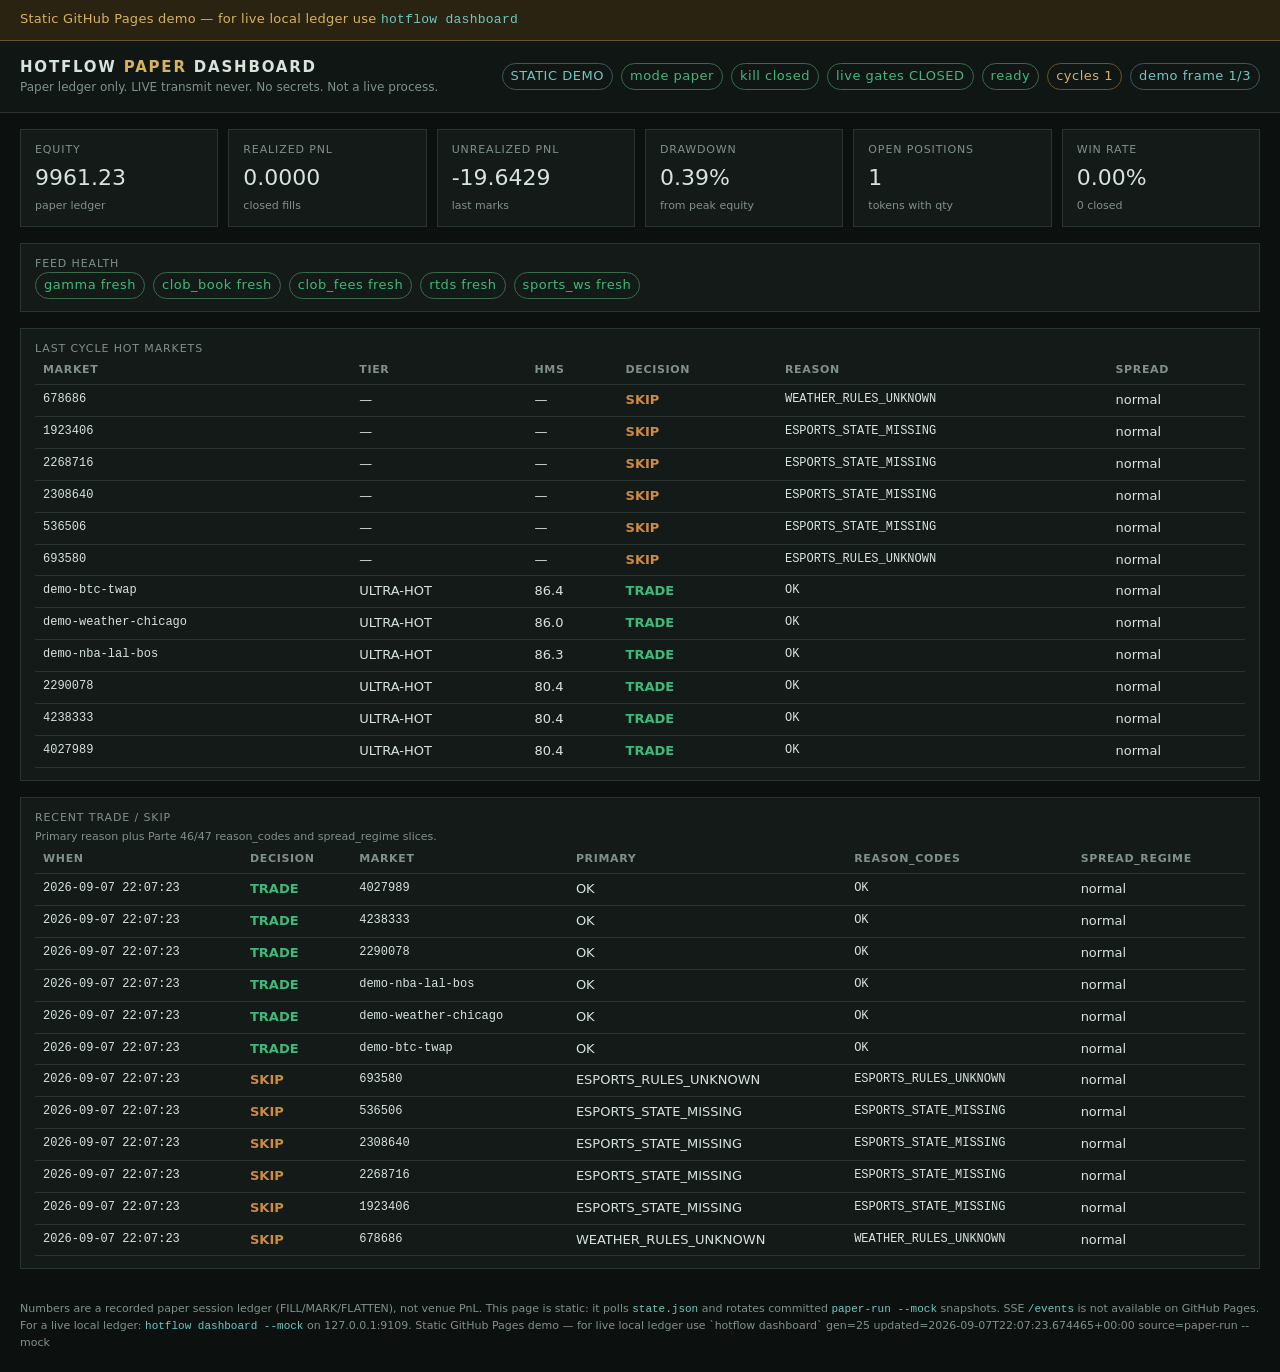
<file: index.html>
<!DOCTYPE html>
<html lang="en">
<head>
  <meta charset="utf-8">
  <meta name="viewport" content="width=device-width, initial-scale=1">
  <title>HOTFLOW paper dashboard (static Pages demo)</title>
  <link rel="stylesheet" href="assets/dashboard.css">
</head>
<body>
  <div class="banner" role="status">
    Static GitHub Pages demo — for live local ledger use <code>hotflow dashboard</code>
  </div>
  <header>
    <div>
      <h1>HOTFLOW <span>PAPER</span> dashboard</h1>
      <div class="sub">Paper ledger only. LIVE transmit never. No secrets. Not a live process.</div>
    </div>
    <div class="pills" id="status-pills"></div>
  </header>
  <main>
    <section class="kpis" id="kpis"></section>
    <section class="card">
      <div class="label">Feed health</div>
      <div class="feeds" id="feeds"><div class="empty">No feed gauges yet (idle or --mock without live sockets).</div></div>
    </section>
    <section class="card">
      <div class="label">Last cycle hot markets</div>
      <div id="hot"></div>
    </section>
    <section class="card">
      <div class="label">Recent TRADE / SKIP</div>
      <div class="hint">Primary reason plus Parte 46/47 reason_codes and spread_regime slices.</div>
      <div id="recent"></div>
    </section>
  </main>
  <footer>
    Numbers are a recorded paper session ledger (FILL/MARK/FLATTEN), not venue PnL.
    This page is static: it polls <code>state.json</code> and rotates committed
    <code>paper-run --mock</code> snapshots. SSE <code>/events</code> is not available on GitHub Pages.
    For a live local ledger: <code>hotflow dashboard --mock</code> on 127.0.0.1:9109.
    <span id="meta"></span>
  </footer>
  <script src="demo-bundle.js"></script>
  <script src="assets/pages.js"></script>
</body>
</html>
</file>
<file: assets/dashboard.css>
:root {
  --bg: #0c1110;
  --panel: #141a18;
  --line: #2a3530;
  --ink: #d7e4dc;
  --muted: #7f9188;
  --paper: #d6b25e;
  --ok: #3dba7a;
  --skip: #d08a3a;
  --bad: #d45b4a;
  --cyan: #6ec8c0;
}
* { box-sizing: border-box; }
html, body { margin: 0; background: var(--bg); color: var(--ink); font: 13px/1.45 ui-sans-serif, "Segoe UI", system-ui, sans-serif; }
.banner {
  padding: 10px 20px;
  background: #2a2312;
  border-bottom: 1px solid #6a5428;
  color: var(--paper);
  letter-spacing: .02em;
}
.banner code { color: var(--cyan); }
header {
  display: flex; flex-wrap: wrap; justify-content: space-between; gap: 12px;
  padding: 16px 20px; border-bottom: 1px solid var(--line); background: #101614;
}
h1 { margin: 0; font-size: 15px; letter-spacing: .12em; text-transform: uppercase; }
h1 span { color: var(--paper); }
.sub { color: var(--muted); font-size: 12px; }
.pills { display: flex; flex-wrap: wrap; gap: 8px; align-items: center; }
.pill {
  border: 1px solid var(--line); padding: 3px 8px; border-radius: 999px;
  font-variant-numeric: tabular-nums; letter-spacing: .04em;
}
.pill.on { border-color: #3a6a4e; color: var(--ok); }
.pill.off { border-color: #6a3a34; color: var(--bad); }
.pill.warn { border-color: #6a5428; color: var(--paper); }
.pill.demo { border-color: #3a5a62; color: var(--cyan); }
main { padding: 16px 20px 32px; display: grid; gap: 16px; }
.kpis { display: grid; grid-template-columns: repeat(auto-fit, minmax(140px, 1fr)); gap: 10px; }
.card { background: var(--panel); border: 1px solid var(--line); padding: 12px 14px; }
.label { color: var(--muted); font-size: 11px; letter-spacing: .08em; text-transform: uppercase; }
.value { font-size: 22px; font-variant-numeric: tabular-nums; margin-top: 4px; }
.hint { color: var(--muted); font-size: 11px; margin-top: 4px; }
table { width: 100%; border-collapse: collapse; }
th, td { text-align: left; padding: 6px 8px; border-bottom: 1px solid var(--line); vertical-align: top; }
th { color: var(--muted); font-size: 11px; letter-spacing: .06em; text-transform: uppercase; font-weight: 600; }
.trade { color: var(--ok); font-weight: 650; }
.skip { color: var(--skip); font-weight: 650; }
.shadow { color: var(--cyan); }
.mono { font-family: ui-monospace, SFMono-Regular, Menlo, Consolas, monospace; font-size: 12px; }
.feeds { display: flex; flex-wrap: wrap; gap: 8px; }
footer { color: var(--muted); font-size: 11px; padding: 0 20px 24px; }
.empty { color: var(--muted); padding: 10px 8px; }
code { color: var(--cyan); }
</file>
